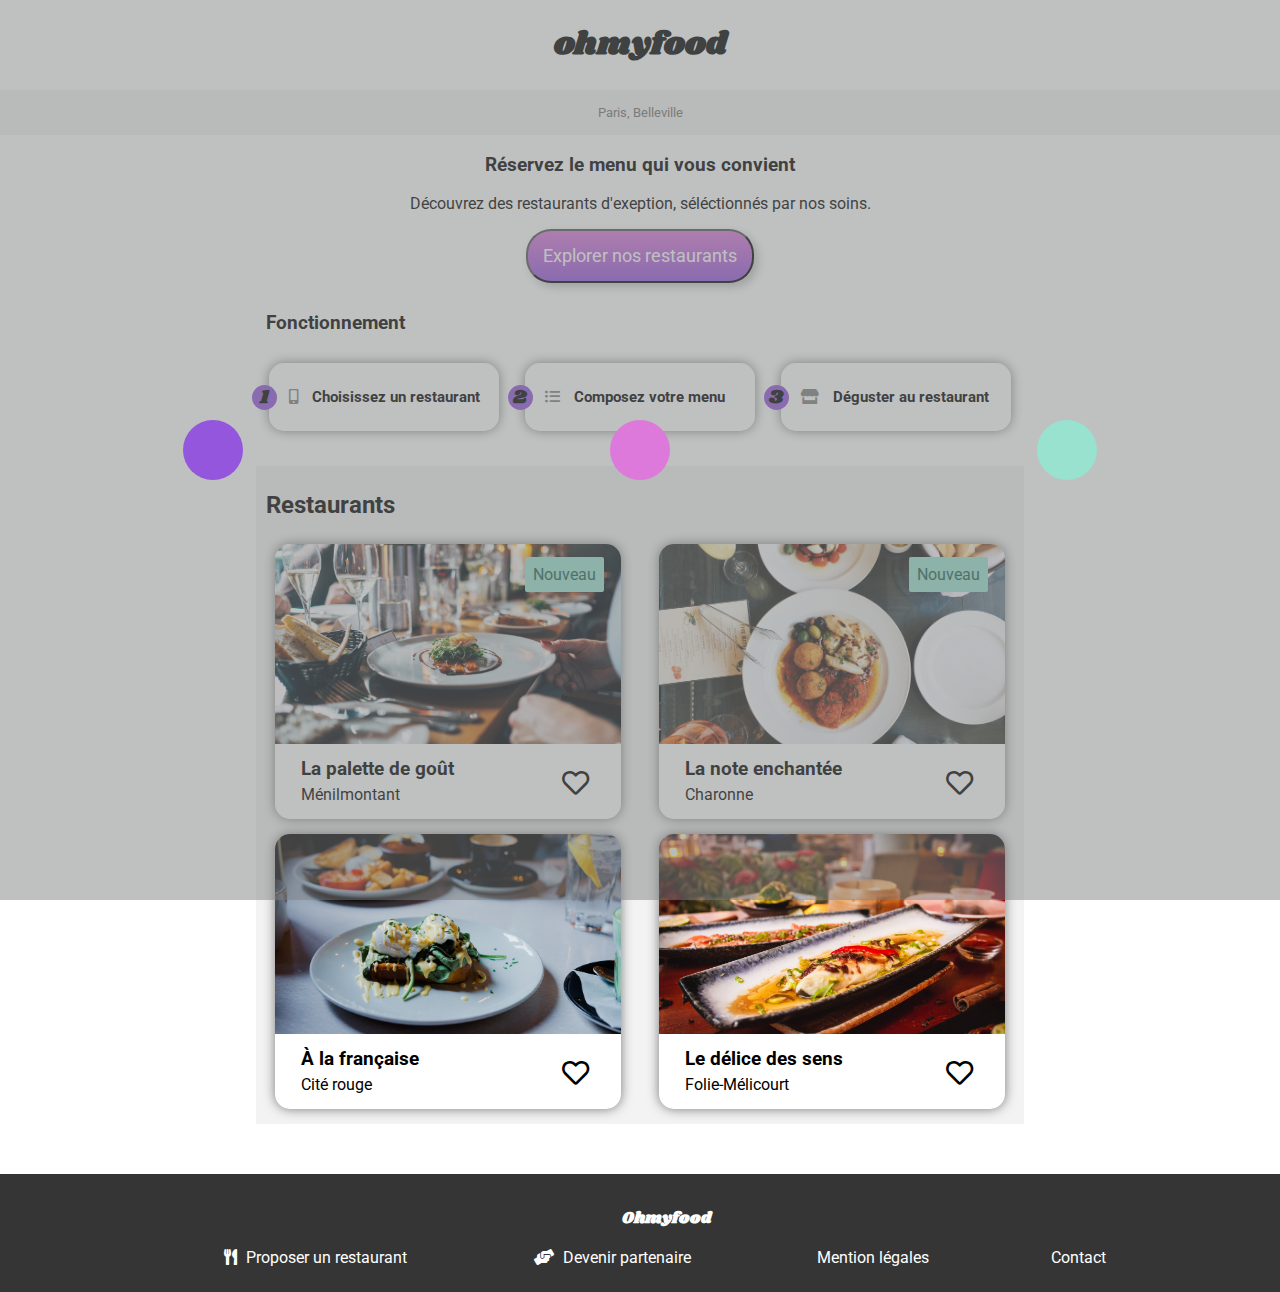
<file: index.html>
<!DOCTYPE html>
<html lang="fr">

<head>
    <meta charset="UTF-8">
    <meta http-equiv="X-UA-Compatible" content="IE=edge">
    <meta name="viewport" content="width=device-width, initial-scale=1.0">
    <link rel="stylesheet" type="text/css"
        href="https://cdnjs.cloudflare.com/ajax/libs/font-awesome/5.15.1/css/all.min.css">
    <link rel="stylesheet" href="index.css">
    <link rel="preconnect" href="https://fonts.gstatic.com">
    <link href="https://fonts.googleapis.com/css2?family=Roboto:wght@400;700&family=Shrikhand&display=swap"
        rel="stylesheet">
    <title>Ohmyfood</title>
</head>

<body>
    <div class="container">
        <!--Loader-->
        <div class="loader">
            <div class="animation"></div>
            <div class="animation1"></div>
            <div class="animation2"></div>
        </div>
        <!--Loader-->
        <section class="header">
            <h1 class="titre">ohmyfood</h1>
        </section>
        <div class="search">
            <input type="text" placeholder="Paris, Belleville">
        </div>
        <section class="slogan">
            <h3>
                Réservez le menu qui vous convient
            </h3>
            <p>
                Découvrez des restaurants d'exeption, séléctionnés par nos soins.
            </p>
            <button class="explore">Explorer nos restaurants</button>
        </section>

        <section class="operation">
            <h3>Fonctionnement</h3>
            <div class="op-cards">
                <div class="op-card">
                    <h2 class="op-number">1</h2>
                    <h3 class="op-text"><i class="fas fa-mobile-alt grey"></i> Choisissez un restaurant</h3>
                </div>
                <div class="op-card">
                    <h2 class="op-number">2</h2>
                    <h3 class="op-text"><i class="fas fa-list-ul grey"></i> Composez votre menu</h3>
                </div>
                <div class="op-card">
                    <h2 class="op-number">3</h2>
                    <h3 class="op-text"><i class="fas fa-store grey"></i> Déguster au restaurant</h3>
                </div>
            </div>
        </section>
        <section class="restaurant">
            <h2>Restaurants</h2>
            <div class="rest-cards">
                <div class="rest-card">

                    <a href="./pages_web/lapalette.html" class="size">

                        <img src="./assets/restaurants/jay-wennington.jpg" alt="palette">
                        <div class="new">
                            Nouveau
                        </div>
                        <div class="rest-text">
                            <div class="rest-title">
                                <h3 class="marge">La palette de goût</h3>
                                <p>Ménilmontant</p>
                            </div>
                            <div class="icone">
                                <i class="far fa-heart display-hover "></i>
                                <i class="fas fa-heart color-hover"></i>
                            </div>
                        </div>
                    </a>
                </div>
                <div class="rest-card">
                    <a href="./pages_web/lanoteenchantee.html">
                        <img src="./assets/restaurants/stil.jpg" alt="palette">
                        <div class="new">
                            Nouveau
                        </div>
                        <div class="rest-text">
                            <div class="rest-title">
                                <h3 class="marge">La note enchantée</h3>
                                <p>Charonne</p>
                            </div>
                            <div class="icone">
                                <i class="far fa-heart display-hover "></i>
                                <i class="fas fa-heart color-hover"></i>
                            </div>
                        </div>
                    </a>
                </div>
                <div class="rest-card">
                    <a href="./pages_web/alafrancaise.html">
                        <img src="./assets/restaurants/toa-heftiba.jpg" alt="palette">
                        <div class="rest-text">
                            <div class="rest-title">
                                <h3 class="marge">À la française</h3>
                                <p>Cité rouge</p>
                            </div>
                            <div class="icone">
                                <i class="far fa-heart display-hover "></i>
                                <i class="fas fa-heart color-hover"></i>
                            </div>
                        </div>
                    </a>
                </div>
                <div class="rest-card">
                    <a href="./pages_web/delice.html">
                        <img src="./assets/restaurants/louis-hansel-shotsoflouis.jpg" alt="palette">
                        <div class="rest-text">
                            <div class="rest-title">
                                <h3 class="marge">Le délice des sens</h3>
                                <p>Folie-Mélicourt</p>
                            </div>
                            <div class="icone">
                                <i class="far fa-heart display-hover "></i>
                                <i class="fas fa-heart color-hover"></i>
                            </div>
                        </div>
                    </a>
                </div>
            </div>
        </section>
        <footer class="footer">
            <div class="footer-container">
                <h2 class="footer-titre">Ohmyfood</h2>
                <div class="footer-mention">
                    <div class="footer-logo">
                        <p><i class="fas fa-utensils"></i> Proposer un restaurant</p>
                    </div>
                    <div class="footer-logo">
                        <p><i class="fas fa-hands-helping"></i> Devenir partenaire</p>
                    </div>
                    <p>Mention légales</p>
                    <a href="mailto:Paul@Ohmyfood.com">Contact</a>
                </div>
            </div>
        </footer>
    </div>
</body>

</html>
</file>
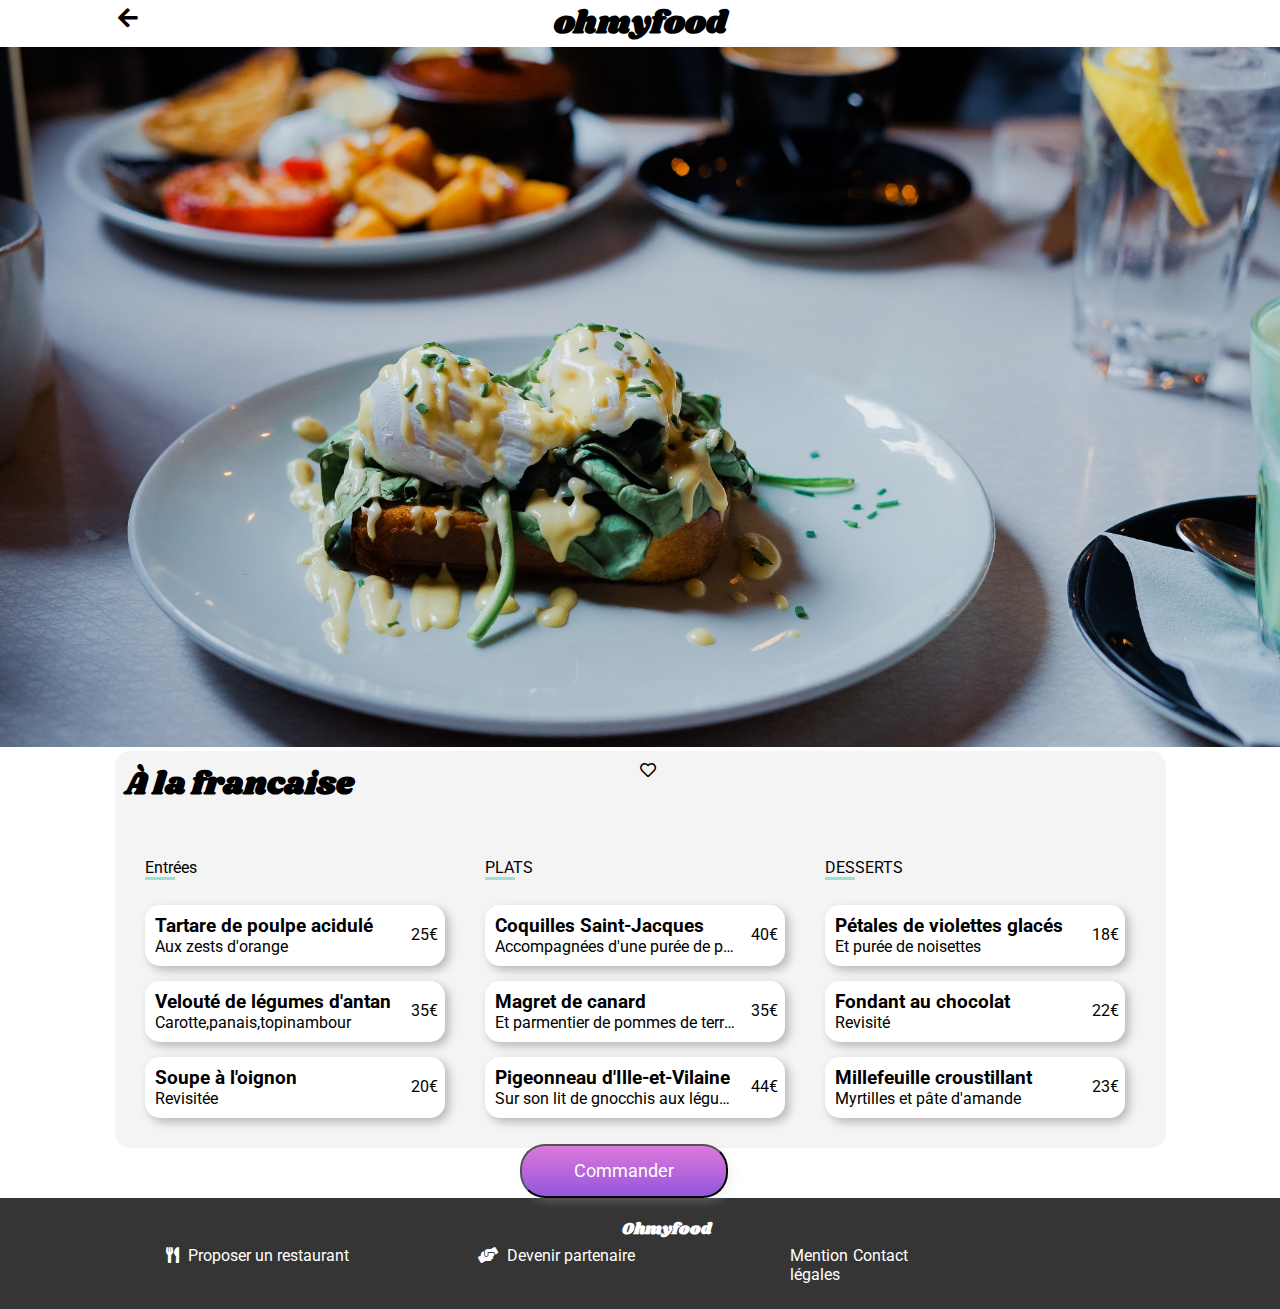
<file: pages_web/alafrancaise.html>
<!DOCTYPE html>
<html lang="fr">

<head>
    <meta charset="UTF-8">
    <meta http-equiv="X-UA-Compatible" content="IE=edge">
    <meta name="viewport" content="width=device-width, initial-scale=1.0">
    <link rel="stylesheet" href="../assets/css/menu.css">
    <link rel="preconnect" href="https://fonts.gstatic.com">
    <link href="https://fonts.googleapis.com/css2?family=Roboto:wght@400;700&family=Shrikhand&display=swap"
        rel="stylesheet">
    <link rel="stylesheet" type="text/css"
        href="https://cdnjs.cloudflare.com/ajax/libs/font-awesome/5.15.1/css/all.min.css">
    <title>À la Française</title>
</head>

<body>
    <div class="container">
    <section class="header">
        <a href="../index.html"><i class="fas fa-arrow-left"></i></a>
        <h1 class="titre">  ohmyfood</h1>
    </section>
    <div class="img-restau">
        <img src="../assets/restaurants/toa-heftiba.jpg" alt="A la Française">
    </div>
    <section class="restau-container">
        <div class="restau">
            <h1>À la francaise </h1>
            <div>
                <i class="far fa-heart"></i>
            </div>
        </div>
        <div class="name-container">
        <section class="entree">
            <div class="title">Entrées</div>
            <div class="choice">
                <div class="plate-name">
                    <h3 class="overflow-ellipsis">Tartare de poulpe acidulé</h3>
                    <p class="overflow-ellipsis" >Aux zests d'orange</p>
                </div>
                <div class="price">
                    <p class="euro">25€</p>
                </div>
                <div class="over-anim">
                    <i class="fas fa-check-circle fa-circle-anim"></i>
                </div>
            </div>
            <div class="choice">
                <div class="plate-name">
                    <h3 class="overflow-ellipsis">Velouté de légumes d'antan</h3>
                    <p class="overflow-ellipsis">Carotte,panais,topinambour</p>
                </div>
                <div class="price">
                    <p class="euro">35€</p>
                </div>
                <div class="over-anim">
                    <i class="fas fa-check-circle fa-circle-anim"></i>
                </div>
            </div>
            <div class="choice">
                <div class="plate-name">
                    <h3 class="overflow-ellipsis">Soupe à l'oignon</h3>
                    <p class="overflow-ellipsis">Revisitée</p>
                </div>
                <div class="price">
                    <p class="euro">20€</p>
                </div>
                <div class="over-anim">
                    <i class="fas fa-check-circle fa-circle-anim"></i>
                </div>
            </div>
        </section>
        <section class="Plat">
            <div class="title">PLATS</div>
            <div class="choice">
                <div class="plate-name">
                    <h3 class="overflow-ellipsis">Coquilles Saint-Jacques</h3>
                    <p class="overflow-ellipsis">Accompagnées d'une purée de panais</p>
                </div>
                <div class="price">
                    <p class="euro">40€</p>
                </div>
                <div class="over-anim">
                    <i class="fas fa-check-circle fa-circle-anim"></i>
                </div>
            </div>
            <div class="choice">
                <div class="plate-name">
                    <h3 class="overflow-ellipsis">Magret de canard</h3>
                    <p class="overflow-ellipsis">Et parmentier de pommes de terres</p>
                </div>
                <div class="price">
                    <p class="euro">35€</p>
                </div>
                <div class="over-anim">
                    <i class="fas fa-check-circle fa-circle-anim"></i>
                </div>
            </div>
            <div class="choice">
                <div class="plate-name">
                    <h3 class="overflow-ellipsis">Pigeonneau d'Ille-et-Vilaine</h3>
                    <p class="overflow-ellipsis">Sur son lit de gnocchis aux légumes</p>
                </div>
                <div class="price">
                    <p class="euro">44€</p>
                </div>
                <div class="over-anim">
                    <i class="fas fa-check-circle fa-circle-anim"></i>
                </div>
            </div>
        </section>
        <section class="dessert">
            <div class="title">DESSERTS</div>
                <div class="choice">
                    <div class="plate-name">
                        <h3 class="overflow-ellipsis">Pétales de violettes glacés</h3>
                        <p class="overflow-ellipsis">Et purée de noisettes</p>
                    </div>
                    <div class="price">
                        <p class="euro">18€</p>
                    </div>
                    <div class="over-anim">
                        <i class="fas fa-check-circle fa-circle-anim"></i>
                    </div>
                </div>
            <div class="choice">
                <div class="plate-name">
                    <h3 class="overflow-ellipsis">Fondant au chocolat</h3>
                    <p class="overflow-ellipsis">Revisité</p>
                </div>
                <div class="price">
                    <p class="euro">22€</p>
                </div>
                <div class="over-anim">
                    <i class="fas fa-check-circle fa-circle-anim"></i>
                </div>
            </div>
            <div class="choice">
                <div class="plate-name">
                    <h3 class="overflow-ellipsis">Millefeuille croustillant</h3>
                    <p class="overflow-ellipsis">Myrtilles et pâte d'amande</p>
                </div>
                <div class="price">
                    <p class="euro">23€</p>
                </div>
                <div class="over-anim">
                    <i class="fas fa-check-circle fa-circle-anim"></i>
                </div>
            </div>
            <div class="bouton">
                <button class="explore">Commander</button>
                </div>
        </section>
    </div>
    </section>
</div>
    <footer class="footer">
        <div class="footer-container">
        <h2 class="footer-titre">Ohmyfood</h2>
        <div class="footer-mention">
            <div class="footer-logo">
                <p><i class="fas fa-utensils"></i> Proposer un restaurant</p>
            </div>
            <div class="footer-logo">
                <p><i class="fas fa-hands-helping"></i> Devenir partenaire</p>
            </div>
            <p>Mention légales</p>
            <a href="mailto:Paul@Ohmyfood.com">Contact</a>
        </div>
    </div>
    </footer>
</body>
</html>
</file>
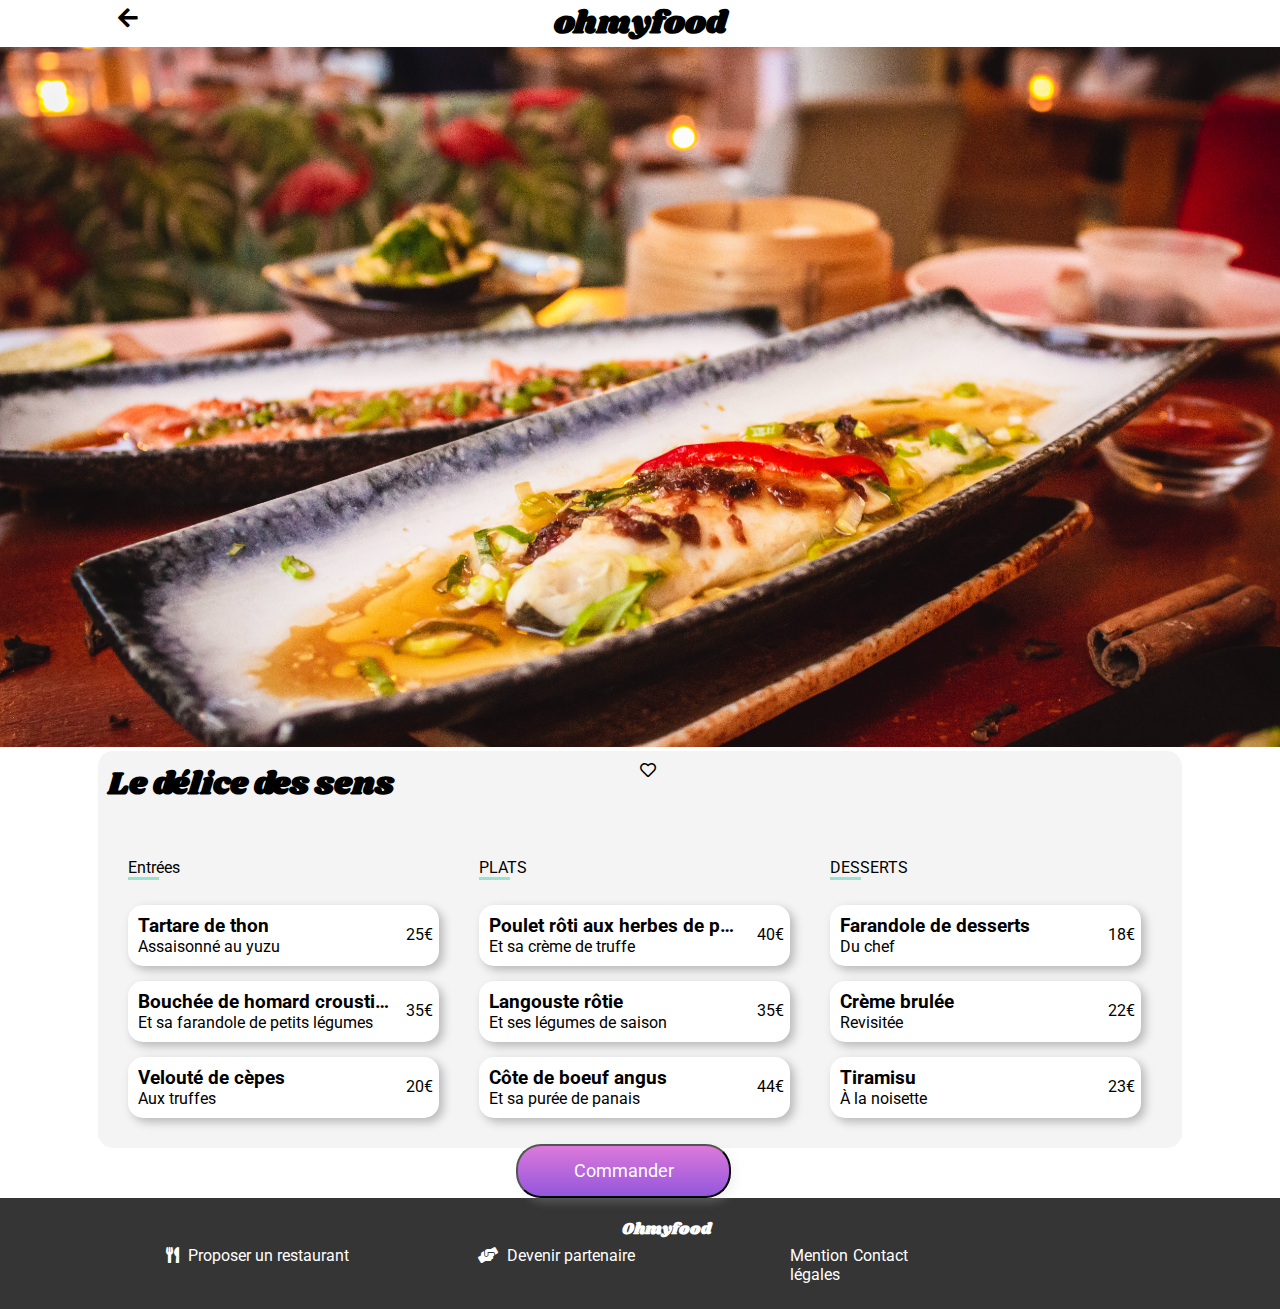
<file: pages_web/delice.html>
<!DOCTYPE html>
<html lang="fr">

<head>
    <meta charset="UTF-8">
    <meta http-equiv="X-UA-Compatible" content="IE=edge">
    <meta name="viewport" content="width=device-width, initial-scale=1.0">
    <link rel="stylesheet" href="../assets/css/menu.css">
    <link rel="preconnect" href="https://fonts.gstatic.com">
    <link href="https://fonts.googleapis.com/css2?family=Roboto:wght@400;700&family=Shrikhand&display=swap"
        rel="stylesheet">
    <link rel="stylesheet" type="text/css"
        href="https://cdnjs.cloudflare.com/ajax/libs/font-awesome/5.15.1/css/all.min.css">
    <title>Le délice des sens</title>
</head>

<body>
    <div class="container">
    <section class="header">
        <a href="../index.html"><i class="fas fa-arrow-left"></i></a>
        <h1 class="titre">ohmyfood</h1>
    </section>
    <div class="img-restau">
        <img src="../assets/restaurants/louis-hansel-shotsoflouis.jpg" alt="Le délice des sens">
    </div>
    <section class="restau-container">
        <div class="restau">
            <h1>Le délice des sens</h1>
            <div>
                <i class="far fa-heart"></i>
            </div>
        </div>
        <div class="name-container">
        <section class="entree">
            <div class="title">Entrées</div>
            <div class="choice">
                <div class="plate-name">
                    <h3 class="overflow-ellipsis">Tartare de thon</h3>
                    <p class="overflow-ellipsis">Assaisonné au yuzu</p>
                </div>
                <div class="price">
                    <p class="euro">25€</p>
                </div>
                <div class="over-anim">
                    <i class="fas fa-check-circle fa-circle-anim"></i>
                </div>
            </div>
            <div class="choice">
                <div class="plate-name">
                    <h3 class="overflow-ellipsis">Bouchée de homard croustillant</h3>
                    <p class="overflow-ellipsis">Et sa farandole de petits légumes</p>
                </div>
                <div class="price">
                    <p class="euro">35€</p>
                </div>
                <div class="over-anim">
                    <i class="fas fa-check-circle fa-circle-anim"></i>
                </div>
            </div>
            <div class="choice">
                <div class="plate-name">
                    <h3 class="overflow-ellipsis">Velouté de cèpes</h3>
                    <p class="overflow-ellipsis">Aux truffes</p>
                </div>
                <div class="price">
                    <p class="euro">20€</p>
                </div>
                <div class="over-anim">
                    <i class="fas fa-check-circle fa-circle-anim"></i>
                </div>
            </div>
        </section>
        <section class="Plat">
            <div class="title">PLATS</div>
            <div class="choice">
                <div class="plate-name">
                    <h3 class="overflow-ellipsis">Poulet rôti aux herbes de provence</h3>
                    <p class="overflow-ellipsis">Et sa crème de truffe</p>
                </div>
                <div class="price">
                    <p class="euro">40€</p>
                </div>
                <div class="over-anim">
                    <i class="fas fa-check-circle fa-circle-anim"></i>
                </div>
            </div>
            <div class="choice">
                <div class="plate-name">
                    <h3 class="overflow-ellipsis">Langouste rôtie</h3>
                    <p class="overflow-ellipsis">Et ses légumes de saison</p>
                </div>
                <div class="price">
                    <p class="euro">35€</p>
                </div>
                <div class="over-anim">
                    <i class="fas fa-check-circle fa-circle-anim"></i>
                </div>
            </div>
            <div class="choice">
                <div class="plate-name">
                    <h3 class="overflow-ellipsis">Côte de boeuf angus</h3>
                    <p class="overflow-ellipsis">Et sa purée de panais</p>
                </div>
                <div class="price">
                    <p class="euro">44€</p>
                </div>
                <div class="over-anim">
                    <i class="fas fa-check-circle fa-circle-anim"></i>
                </div>
            </div>
        </section>
        <section class="dessert">
            <div class="title">DESSERTS</div>
            <div class="choice">
                <div class="plate-name">
                    <h3 class="overflow-ellipsis">Farandole de desserts</h3>
                    <p class="overflow-ellipsis">Du chef</p>
                </div>
                <div class="price">
                    <p class="euro">18€</p>
                </div>
                <div class="over-anim">
                    <i class="fas fa-check-circle fa-circle-anim"></i>
                </div>
            </div>
            <div class="choice">
                <div class="plate-name">
                    <h3 class="overflow-ellipsis">Crème brulée</h3>
                    <p class="overflow-ellipsis">Revisitée</p>
                </div>
                <div class="price">
                    <p class="euro">22€</p>
                </div>
                <div class="over-anim">
                    <i class="fas fa-check-circle fa-circle-anim"></i>
                </div>
            </div>
            <div class="choice">
                <div class="plate-name">
                    <h3 class="overflow-ellipsis">Tiramisu</h3>
                    <p class="overflow-ellipsis">À la noisette</p>
                </div>
                <div class="price">
                    <p class="euro">23€</p>
                </div>
                <div class="over-anim">
                    <i class="fas fa-check-circle fa-circle-anim"></i>
                </div>
            </div>
            <div class="bouton">
                <button class="explore">Commander</button>
                </div>
        </section>
    </div>
    </section>
</div>
    <footer class="footer">
        <div class="footer-container">
        <h2 class="footer-titre">Ohmyfood</h2>
        <div class="footer-mention">
            <div class="footer-logo">
                <p><i class="fas fa-utensils"></i> Proposer un restaurant</p>
            </div>
            <div class="footer-logo">
                <p><i class="fas fa-hands-helping"></i> Devenir partenaire</p>
            </div>
            <p>Mention légales</p>
            <a href="mailto:Paul@Ohmyfood.com">Contact</a>
        </div>
    </div>
    </footer>

</body>

</html>
</file>
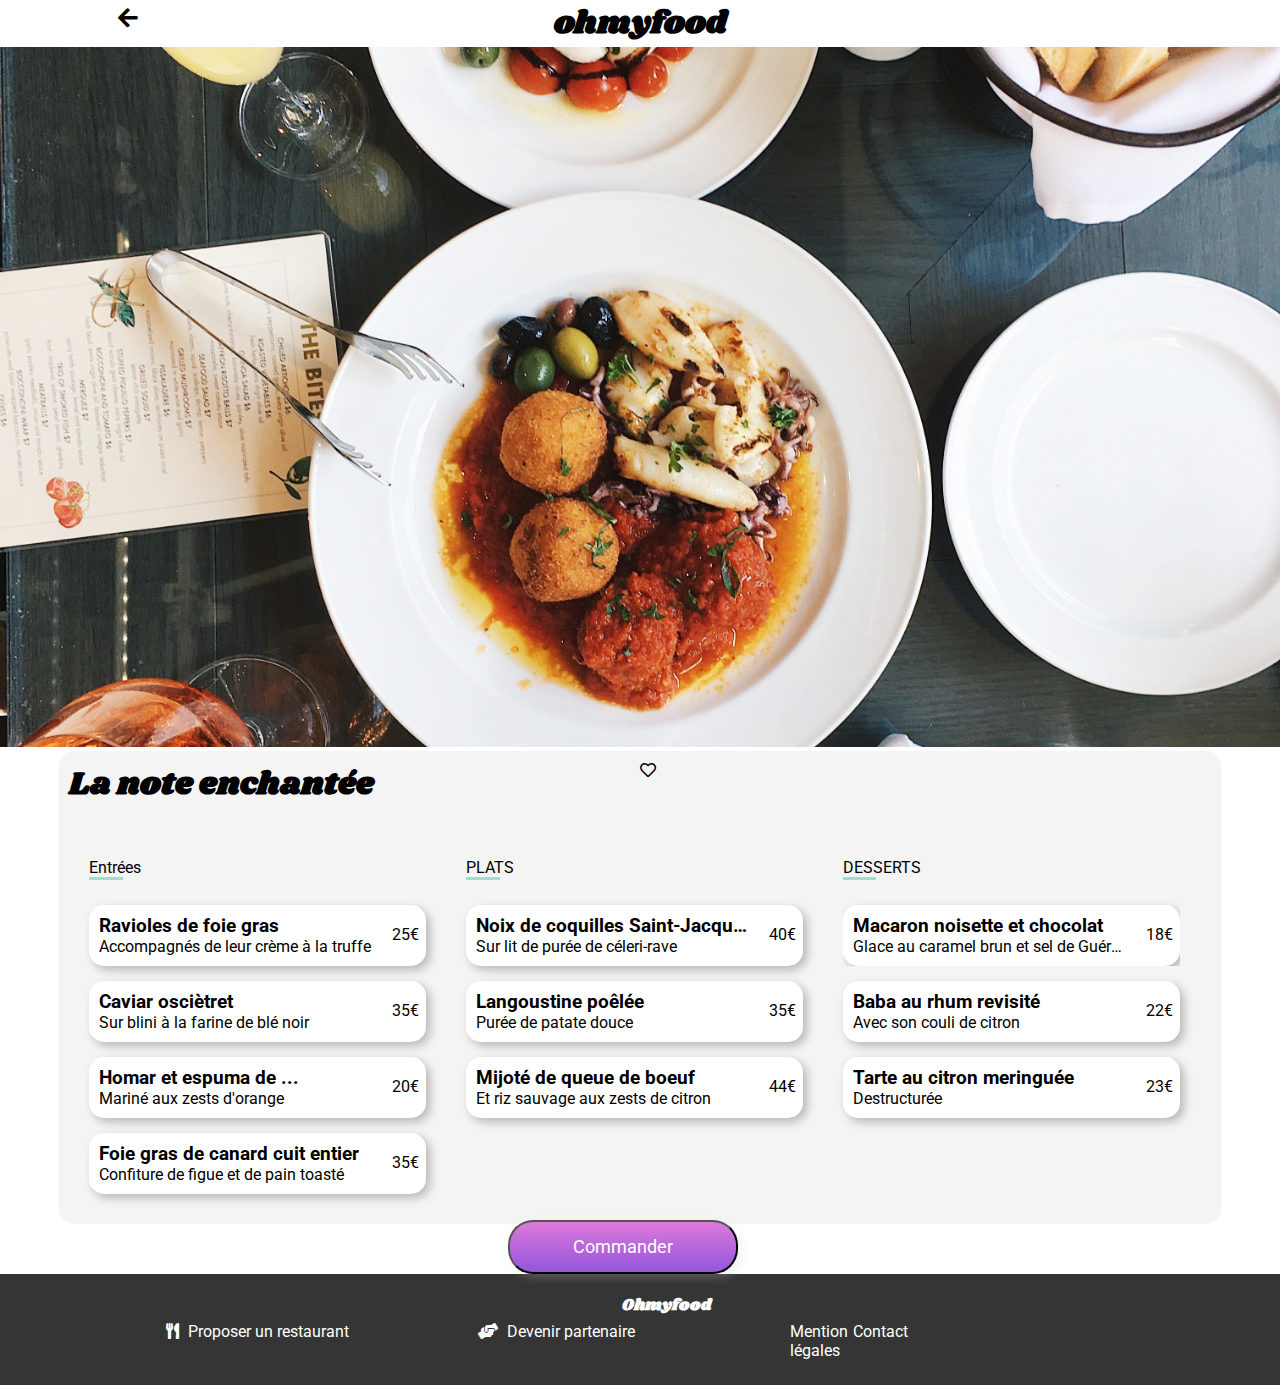
<file: pages_web/lanoteenchantee.html>
<!DOCTYPE html>
<html lang="fr">

<head>
    <meta charset="UTF-8">
    <meta http-equiv="X-UA-Compatible" content="IE=edge">
    <meta name="viewport" content="width=device-width, initial-scale=1.0">
    <link rel="stylesheet" href="../assets/css/menu.css">
    <link rel="preconnect" href="https://fonts.gstatic.com">
    <link href="https://fonts.googleapis.com/css2?family=Roboto:wght@400;700&family=Shrikhand&display=swap"
        rel="stylesheet">
    <link rel="stylesheet" type="text/css"
        href="https://cdnjs.cloudflare.com/ajax/libs/font-awesome/5.15.1/css/all.min.css">
    <title>La note enchantée</title>
</head>

<body>
    <div class="container">
        <section class="header">
            <a href="../index.html"><i class="fas fa-arrow-left"></i></a>
            <h1 class="titre">ohmyfood</h1>
        </section>
        <div class="img-restau">
            <img src="../assets/restaurants/stil.jpg" alt="la note enchantée">
        </div>
        <section class="restau-container">
            <div class="restau">
                <h1>La note enchantée </h1>
                <div>
                    <i class="far fa-heart"></i>
                </div>
            </div>
            <div class="name-container">
            <section class="entree">
                <div class="title">Entrées</div>
                
                    <div class="choice">
                        <div class="plate-name">
                            <h3 class="overflow-ellipsis">Ravioles de foie gras</h3>
                            <p class="overflow-ellipsis">Accompagnés de leur crème à la truffe</p>
                        </div>
                        <div class="price">
                            <p class="euro">25€</p>
                        </div>
                        <div class="over-anim">
                            <i class="fas fa-check-circle fa-circle-anim"></i>
                        </div>

                    </div>
                    <div class="choice">
                        <div class="plate-name">
                            <h3 class="overflow-ellipsis">Caviar osciètret</h3>
                            <p class="overflow-ellipsis">Sur blini à la farine de blé noir</p>
                        </div>
                        <div class="price">
                            <p class="euro">35€</p>
                        </div>
                        <div class="over-anim">
                            <i class="fas fa-check-circle fa-circle-anim"></i>
                        </div>
                    </div>
                    <div class="choice">
                        <div class="plate-name">
                            <h3 class="overflow-ellipsis">Homar et espuma de ...</h3>
                            <p class="overflow-ellipsis">Mariné aux zests d'orange</p>
                        </div>
                        <div class="price">
                            <p class="euro">20€</p>
                        </div>
                        <div class="over-anim">
                            <i class="fas fa-check-circle fa-circle-anim"></i>
                        </div>
                    </div>
                    <div class="choice">
                        <div class="plate-name">
                            <h3 class="overflow-ellipsis">Foie gras de canard cuit entier</h3>
                            <p class="overflow-ellipsis">Confiture de figue et de pain toasté</p>
                        </div>
                        <div class="price">
                            <p class="euro">35€</p>
                        </div>
                        <div class="over-anim">
                            <i class="fas fa-check-circle fa-circle-anim"></i>
                        </div>
                    </div>
            </section>
            <section class="Plat">
                <div class="title">PLATS</div>
                <div class="choice">
                    <div class="plate-name">
                        <h3 class="overflow-ellipsis">Noix de coquilles Saint-Jacques</h3>
                        <p class="overflow-ellipsis">Sur lit de purée de céleri-rave</p>
                    </div>
                    <div class="price">
                        <p class="euro">40€</p>
                    </div>
                    <div class="over-anim">
                        <i class="fas fa-check-circle fa-circle-anim"></i>
                    </div>
                </div>
                <div class="choice">
                    <div class="plate-name">
                        <h3 class="overflow-ellipsis">Langoustine poêlée</h3>
                        <p class="overflow-ellipsis">Purée de patate douce</p>
                    </div>
                    <div class="price">
                        <p class="euro">35€</p>
                    </div>
                    <div class="over-anim">
                        <i class="fas fa-check-circle fa-circle-anim"></i>
                    </div>
                </div>
                <div class="choice">
                    <div class="plate-name">
                        <h3 class="overflow-ellipsis">Mijoté de queue de boeuf</h3>
                        <p class="overflow-ellipsis">Et riz sauvage aux zests de citron</p>
                    </div>
                    <div class="price">
                        <p class="euro">44€</p>
                    </div>
                    <div class="over-anim">
                        <i class="fas fa-check-circle fa-circle-anim"></i>
                    </div>
                </div>
            </section>
            <section class="dessert">
                <div class="title">DESSERTS</div>
                <div class="anim-container">
                    <div class="choice">
                        <div class="plate-name">
                            <h3 class="overflow-ellipsis">Macaron noisette et chocolat </h3>
                            <p class="overflow-ellipsis">Glace au caramel brun et sel de Guérande</p>
                        </div>
                        <div class="price">
                            <p class="euro">18€</p>
                        </div>
                        <div class="over-anim">
                            <i class="fas fa-check-circle fa-circle-anim"></i>
                        </div>
                    </div>
                </div>
                <div class="choice">
                    <div class="plate-name">
                        <h3 class="overflow-ellipsis">Baba au rhum revisité</h3>
                        <p class="overflow-ellipsis">Avec son couli de citron</p>
                    </div>
                    <div class="price">
                        <p class="euro">22€</p>
                    </div>
                    <div class="over-anim">
                        <i class="fas fa-check-circle fa-circle-anim"></i>
                    </div>
                </div>
                <div class="choice">
                    <div class="plate-name">
                        <h3 class="overflow-ellipsis">Tarte au citron meringuée</h3>
                        <p>Destructurée</p>
                    </div>
                    <div class="price">
                        <p class="euro">23€</p>
                    </div>
                    <div class="over-anim">
                        <i class="fas fa-check-circle fa-circle-anim"></i>
                    </div>
                </div>
                <div class="bouton">
                <button class="explore">Commander</button>
                </div>
            </section>
        
    </div>
    </section>
    </div>
    <footer class="footer">
        <div class="footer-container">
            <h2 class="footer-titre">Ohmyfood</h2>
            <div class="footer-mention">
                <div class="footer-logo">
                    <p><i class="fas fa-utensils"></i> Proposer un restaurant</p>
                </div>
                <div class="footer-logo">
                    <p><i class="fas fa-hands-helping"></i> Devenir partenaire</p>
                </div>
                <p>Mention légales</p>
                <a href="mailto:Paul@Ohmyfood.com">Contact</a>
            </div>
        </div>
    </footer>

</body>

</html>
</file>
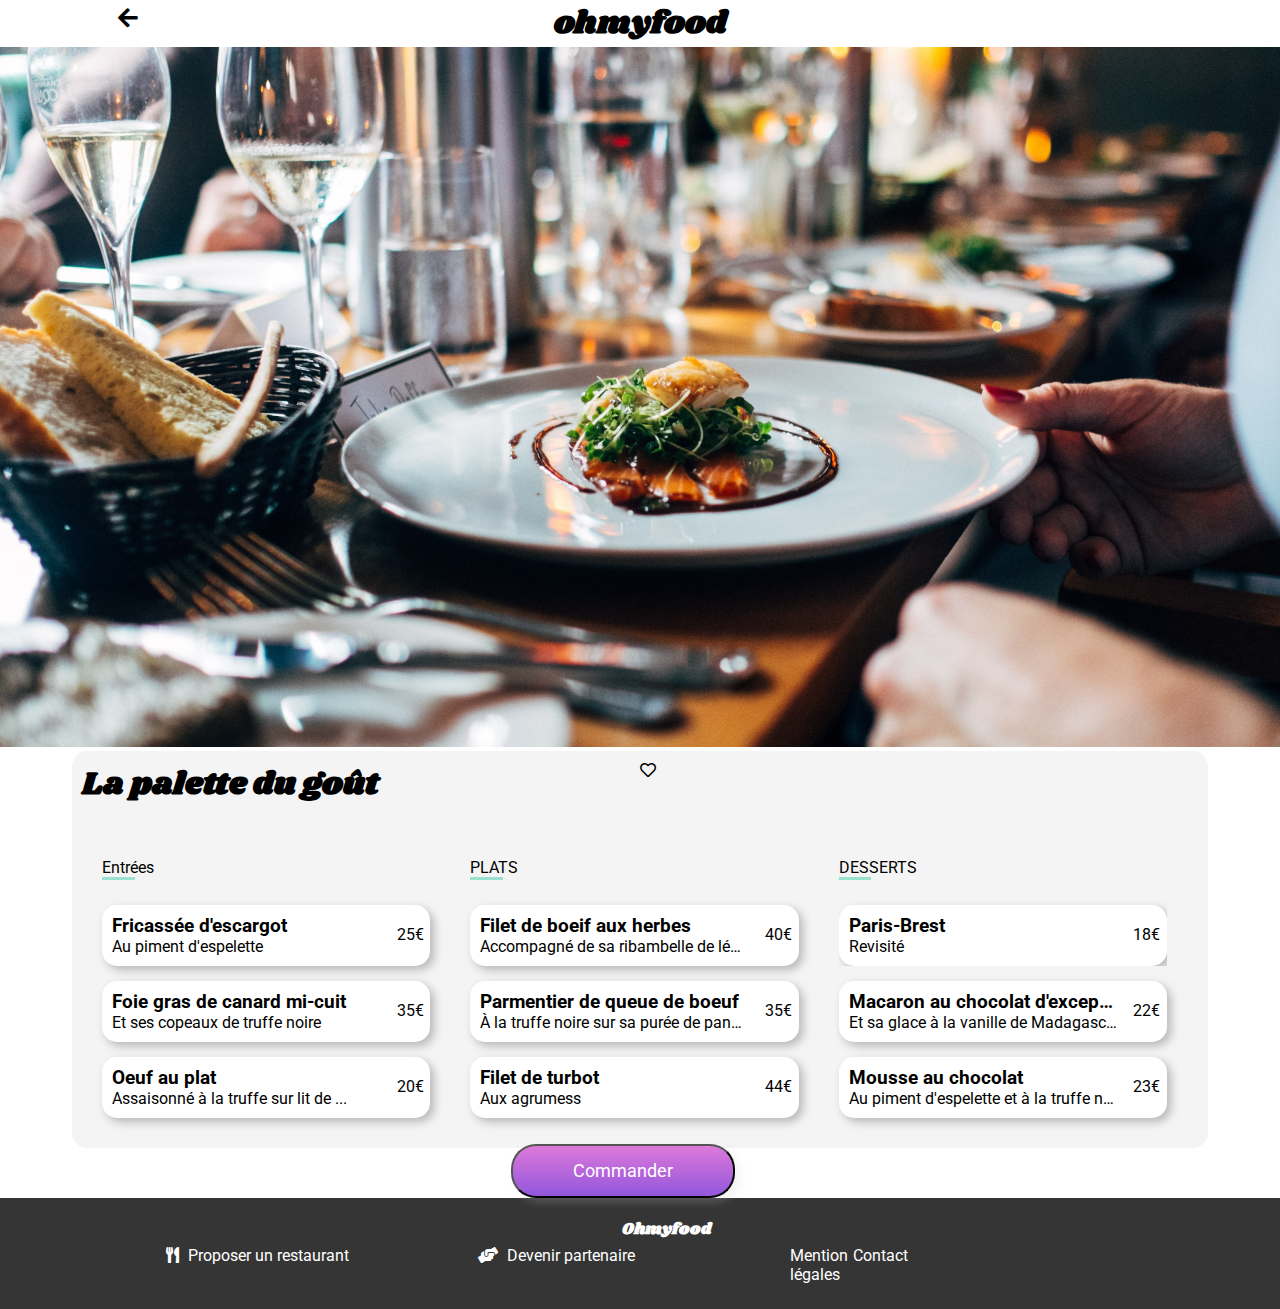
<file: pages_web/lapalette.html>
<!DOCTYPE html>
<html lang="fr">

<head>
    <meta charset="UTF-8">
    <meta http-equiv="X-UA-Compatible" content="IE=edge">
    <meta name="viewport" content="width=device-width, initial-scale=1.0">
    <link rel="stylesheet" href="../assets/css/menu.css">
    <link rel="preconnect" href="https://fonts.gstatic.com">
    <link href="https://fonts.googleapis.com/css2?family=Roboto:wght@400;700&family=Shrikhand&display=swap"
        rel="stylesheet">
    <link rel="stylesheet" type="text/css"
        href="https://cdnjs.cloudflare.com/ajax/libs/font-awesome/5.15.1/css/all.min.css">
    <title>La palette du goût</title>
</head>

<body>
    <div class="container">
        <section class="header">
            <a href="../index.html"><i class="fas fa-arrow-left"></i></a>
            <h1 class="titre">ohmyfood</h1>
        </section>
        <div class="img-restau">
            <img src="../assets/restaurants/jay-wennington.jpg" alt="la palette du goût">
        </div>
        <section class="restau-container">
            <div class="restau">
                <h1>La palette du goût </h1>
                <div>
                    <i class="far fa-heart"></i>
                </div>
            </div>
            <div class="name-container">
            <section class="entree">
                <div class="title">Entrées</div>
                
                    <div class="choice">
                        <div class="plate-name">
                            <h3 class="overflow-ellipsis">Fricassée d'escargot</h3>
                            <p class="overflow-ellipsis">Au piment d'espelette</p>
                        </div>
                        <div class="price">
                            <p class="euro">25€</p>
                        </div>
                        <div class="over-anim">
                            <i class="fas fa-check-circle fa-circle-anim"></i>
                        </div>

                    </div>
                    <div class="choice">
                        <div class="plate-name">
                            <h3 class="overflow-ellipsis">Foie gras de canard mi-cuit</h3>
                            <p class="overflow-ellipsis">Et ses copeaux de truffe noire</p>
                        </div>
                        <div class="price">
                            <p class="euro">35€</p>
                        </div>
                        <div class="over-anim">
                            <i class="fas fa-check-circle fa-circle-anim"></i>
                        </div>
                    </div>
                    <div class="choice">
                        <div class="plate-name">
                            <h3 class="overflow-ellipsis">Oeuf au plat </h3>
                            <p class="overflow-ellipsis">Assaisonné à la truffe sur lit de ...</p>
                        </div>
                        <div class="price">
                            <p class="euro">20€</p>
                        </div>
                        <div class="over-anim">
                            <i class="fas fa-check-circle fa-circle-anim"></i>
                        </div>
                    </div>
            </section>
            <section class="Plat">
                <div class="title">PLATS</div>
                <div class="choice">
                    <div class="plate-name">
                        <h3 class="overflow-ellipsis">Filet de boeif aux herbes</h3>
                        <p class="overflow-ellipsis">Accompagné de sa ribambelle de légumes</p>
                    </div>
                    <div class="price">
                        <p class="euro">40€</p>
                    </div>
                    <div class="over-anim">
                        <i class="fas fa-check-circle fa-circle-anim"></i>
                    </div>
                </div>
                <div class="choice">
                    <div class="plate-name">
                        <h3 class="overflow-ellipsis">Parmentier de queue de boeuf</h3>
                        <p class="overflow-ellipsis">À la truffe noire sur sa purée de panais</p>
                    </div>
                    <div class="price">
                        <p class="euro">35€</p>
                    </div>
                    <div class="over-anim">
                        <i class="fas fa-check-circle fa-circle-anim"></i>
                    </div>
                </div>
                <div class="choice">
                    <div class="plate-name">
                        <h3 class="overflow-ellipsis">Filet de turbot</h3>
                        <p class="overflow-ellipsis">Aux agrumess</p>
                    </div>
                    <div class="price">
                        <p class="euro">44€</p>
                    </div>
                    <div class="over-anim">
                        <i class="fas fa-check-circle fa-circle-anim"></i>
                    </div>
                </div>
            </section>
            <section class="dessert">
                <div class="title">DESSERTS</div>
                <div class="anim-container">
                    <div class="choice">
                        <div class="plate-name">
                            <h3 class="overflow-ellipsis">Paris-Brest </h3>
                            <p class="overflow-ellipsis">Revisité</p>
                        </div>
                        <div class="price">
                            <p class="euro">18€</p>
                        </div>
                        <div class="over-anim">
                            <i class="fas fa-check-circle fa-circle-anim"></i>
                        </div>
                    </div>
                </div>
                <div class="choice">
                    <div class="plate-name">
                        <h3 class="overflow-ellipsis">Macaron au chocolat d'exception</h3>
                        <p class="overflow-ellipsis">Et sa glace à la vanille de Madagascar</p>
                    </div>
                    <div class="price">
                        <p class="euro">22€</p>
                    </div>
                    <div class="over-anim">
                        <i class="fas fa-check-circle fa-circle-anim"></i>
                    </div>
                </div>
                <div class="choice">
                    <div class="plate-name">
                        <h3 class="overflow-ellipsis">Mousse au chocolat</h3>
                        <p class="overflow-ellipsis">Au piment d'espelette et à la truffe noire</p>
                    </div>
                    <div class="price">
                        <p class="euro">23€</p>
                    </div>
                    <div class="over-anim">
                        <i class="fas fa-check-circle fa-circle-anim"></i>
                    </div>
                </div>
                <div class="bouton">
                <button class="explore">Commander</button>
                </div>
            </section>
        
    </div>
    </section>
    </div>
    <footer class="footer">
        <div class="footer-container">
            <h2 class="footer-titre">Ohmyfood</h2>
            <div class="footer-mention">
                <div class="footer-logo">
                    <p><i class="fas fa-utensils"></i> Proposer un restaurant</p>
                </div>
                <div class="footer-logo">
                    <p><i class="fas fa-hands-helping"></i> Devenir partenaire</p>
                </div>
                <p>Mention légales</p>
                <a href="mailto:Paul@Ohmyfood.com">Contact</a>
            </div>
        </div>
    </footer>
</div>
    </footer>

</body>

</html>
</file>
<file: index.css>
/* variables*/
@-webkit-keyframes clignoter {
  0% {
    opacity: 1;
  }
  40% {
    opacity: 0;
  }
  100% {
    opacity: 1;
  }
}
@keyframes clignoter {
  0% {
    opacity: 1;
  }
  40% {
    opacity: 0;
  }
  100% {
    opacity: 1;
  }
}

@-webkit-keyframes circle {
  0% {
    opacity: 0;
  }
  100% {
    opacity: 1;
  }
}

@keyframes circle {
  0% {
    opacity: 0;
  }
  100% {
    opacity: 1;
  }
}

/*animation*/
@-webkit-keyframes loader-animation {
  0% {
    opacity: 0;
  }
  90% {
    opacity: 1;
  }
  100% {
    opacity: 0;
    visibility: hidden;
  }
}
@keyframes loader-animation {
  0% {
    opacity: 0;
  }
  90% {
    opacity: 1;
  }
  100% {
    opacity: 0;
    visibility: hidden;
  }
}

.loader {
  position: fixed;
  z-index: 100;
  top: 0;
  left: 0;
  bottom: 0;
  right: 0;
  background: rgba(127, 129, 129, 0.5);
  display: -webkit-box;
  display: -ms-flexbox;
  display: flex;
  -webkit-box-pack: center;
      -ms-flex-pack: center;
          justify-content: center;
  -webkit-box-align: center;
      -ms-flex-align: center;
          align-items: center;
  -ms-flex-pack: distribute;
      justify-content: space-around;
  -webkit-animation: loader-animation 3s forwards;
          animation: loader-animation 3s forwards;
}

.loader .animation {
  display: inline-block;
  border-radius: 100px;
  border: 30px solid;
  text-align: center;
  color: #9356dc;
}

.loader .animation1 {
  display: inline-block;
  border-radius: 100px;
  border: 30px solid;
  text-align: center;
  color: #dd79da;
  -webkit-animation: circle 2s forwards;
          animation: circle 2s forwards;
}

.loader .animation2 {
  display: inline-block;
  border-radius: 100px;
  border: 30px solid;
  text-align: center;
  color: #99e2d0;
  -webkit-animation: circle 3s forwards;
          animation: circle 3s forwards;
}

html,
body {
  margin: 0;
  padding: 0;
}

body * {
  -webkit-box-sizing: border-box;
          box-sizing: border-box;
  font-family: Roboto, sans-serif;
  cursor: pointer;
}

body * h1,
body * h2 {
  font-family: Shrikhand, sans-serif;
}

a:link {
  text-decoration: none;
  color: black;
}

.fa-heart:active {
  background-image: -webkit-gradient(linear, left bottom, left top, from(#9356dc), to(#dd79da));
  background-image: linear-gradient(0deg, #9356dc, #dd79da);
}

.fa-heart {
  font-size: 1.7em;
}

/*partie header */
.titre {
  text-align: center;
}

.search input {
  width: 100%;
  text-align: center;
  border: none;
  padding: 15px;
  background-color: #f3f3f3;
}

.slogan {
  width: 80%;
  margin: auto;
  text-align: center;
}

.slogan .slogan h3 {
  font-weight: 700;
  font-size: 1.6em;
  display: block;
  margin-left: auto;
  margin-right: auto;
  text-align: center;
  margin: 0;
  padding: 0;
}

.slogan p {
  display: block;
  margin-left: auto;
  margin-right: auto;
  text-align: center;
}

.explore {
  display: block;
  margin-left: auto;
  margin-right: auto;
  text-align: center;
  padding: 15px;
  width: 80%;
  border-radius: 25px;
  color: white;
  cursor: pointer;
  font-size: 1.1em;
  background-image: -webkit-gradient(linear, left bottom, left top, from(#9356dc), to(#dd79da));
  background-image: linear-gradient(0deg, #9356dc, #dd79da);
  -webkit-box-shadow: 0.25rem 0.25rem 10px rgba(0, 0, 0, 0.25);
          box-shadow: 0.25rem 0.25rem 10px rgba(0, 0, 0, 0.25);
  -webkit-transition-duration: 0.3s;
          transition-duration: 0.3s;
}

/* partie Fonctionnement*/
.operation h3 {
  padding: 10px;
}

.op-card {
  width: 80%;
  margin: auto;
  display: -webkit-box;
  display: -ms-flexbox;
  display: flex;
  border-radius: 15px;
  -webkit-box-shadow: 0px 0px 12px 0px rgba(0, 0, 0, 0.5);
          box-shadow: 0px 0px 12px 0px rgba(0, 0, 0, 0.5);
  margin-bottom: 15px;
  position: relative;
}

.op-card i {
  display: inline;
}

.op-card:active {
  background-color: #e7a2e5;
}

.op-card:active .grey {
  color: #9356dc;
}

.op-number {
  height: 25px;
  width: 25px;
  margin-left: -12px;
  display: -webkit-box;
  display: -ms-flexbox;
  display: flex;
  -webkit-box-align: center;
      -ms-flex-align: center;
          align-items: center;
  -webkit-box-pack: center;
      -ms-flex-pack: center;
          justify-content: center;
  border-radius: 50%;
  background-color: #9356dc;
  position: absolute;
  top: 5px;
  left: -5px;
}

.grey {
  color: gray;
  padding-left: 10px;
  padding-right: 10px;
}

/* partie restaurant */
.restaurant {
  background-color: #f3f3f3;
  display: -webkit-box;
  display: -ms-flexbox;
  display: flex;
  -webkit-box-orient: vertical;
  -webkit-box-direction: normal;
      -ms-flex-direction: column;
          flex-direction: column;
}

.restaurant h2 {
  padding: 5px 10px;
  font-family: Roboto, sans-serif;
}

.rest-card {
  display: -webkit-box;
  display: -ms-flexbox;
  display: flex;
  width: 90%;
  margin: auto;
  position: relative;
  border-radius: 15px;
  -webkit-box-shadow: 0px 0px 12px 0px rgba(0, 0, 0, 0.5);
          box-shadow: 0px 0px 12px 0px rgba(0, 0, 0, 0.5);
  background-color: #fff;
  margin-bottom: 15px;
}

.rest-card a {
  color: black;
  width: 100%;
}

.rest-card img {
  -o-object-fit: cover;
     object-fit: cover;
  height: 200px;
  border-radius: 15px 15px 0 0;
  width: 100%;
}

.new {
  background-color: #99e2d0;
  color: #1b6150;
  padding: .5rem;
  border-radius: .125rem;
  text-align: center;
  margin: 0;
  height: -webkit-fit-content;
  height: -moz-fit-content;
  height: fit-content;
  position: absolute;
  top: 5%;
  right: 5%;
  /* clignotement*/
  -webkit-animation-duration: 1s;
          animation-duration: 1s;
  -webkit-animation-name: clignoter;
          animation-name: clignoter;
  -webkit-animation-iteration-count: infinite;
          animation-iteration-count: infinite;
  -webkit-transition: none;
  transition: none;
}

.rest-text {
  width: 100%;
  display: -webkit-box;
  display: -ms-flexbox;
  display: flex;
  -webkit-box-align: center;
      -ms-flex-align: center;
          align-items: center;
  -ms-flex-pack: distribute;
      justify-content: space-around;
  padding: 10px;
  height: -webkit-fit-content;
  height: -moz-fit-content;
  height: fit-content;
}

.rest-text p {
  padding: 5px 0;
  margin: 0;
}

.rest-text .marge {
  margin: 0;
}

.rest-title {
  width: 70%;
}

.icone {
  position: relative;
  width: 10%;
}

.icone:hover .color-hover {
  opacity: 1;
}

.icone:hover .display-hover {
  opacity: 0;
}

.color-hover {
  position: absolute;
  left: 0;
  color: #9356dc;
  opacity: 0;
}

.display-hover {
  opacity: 1;
}

/* Footer*/
.footer {
  background-color: #353535;
  width: 100%;
  color: white;
  display: -webkit-box;
  display: -ms-flexbox;
  display: flex;
  -webkit-box-orient: vertical;
  -webkit-box-direction: normal;
      -ms-flex-direction: column;
          flex-direction: column;
  margin-top: 50px;
}

.footer-container {
  width: 80%;
  padding: 10px;
  margin: 0;
}

.footer-titre {
  padding: 10px;
  font-size: 1em;
}

.footer-logo {
  display: -webkit-box;
  display: -ms-flexbox;
  display: flex;
}

.footer-logo p {
  width: 80%;
}

.footer-logo i {
  display: inline;
  width: 10%;
  margin: 0;
  padding-right: 5px;
}

.footer-mention p {
  margin: 0;
  padding: 5px;
}

.footer-mention a {
  text-decoration: none;
  color: white;
}

/* partie responsive*/
@media screen and (min-width: 600px) and (max-width: 1024px) {
  .slogan {
    text-align: center;
  }
  .operation {
    width: 90%;
    margin: auto;
    display: -webkit-box;
    display: -ms-flexbox;
    display: flex;
    -webkit-box-pack: center;
        -ms-flex-pack: center;
            justify-content: center;
    -webkit-box-orient: vertical;
    -webkit-box-direction: normal;
        -ms-flex-direction: column;
            flex-direction: column;
  }
  .restaurant {
    width: 90%;
    margin: auto;
    display: -webkit-box;
    display: -ms-flexbox;
    display: flex;
    -webkit-box-pack: center;
        -ms-flex-pack: center;
            justify-content: center;
    -webkit-box-orient: vertical;
    -webkit-box-direction: normal;
        -ms-flex-direction: column;
            flex-direction: column;
  }
}

@media screen and (min-width: 1024px) {
  .slogan {
    text-align: center;
  }
  .explore {
    width: -webkit-fit-content;
    width: -moz-fit-content;
    width: fit-content;
  }
  .explore:hover {
    background-image: -webkit-gradient(linear, left bottom, left top, from(#9f60ec), to(#f58cf1));
    background-image: linear-gradient(0deg, #9f60ec, #f58cf1);
  }
  /*partie fonctionnement*/
  .operation {
    width: 60%;
    margin: auto;
  }
  .operation .op-card {
    width: 30%;
    position: relative;
    font-size: 0.8em;
  }
  .operation .op-card .op-number {
    position: absolute;
    top: 6px;
    left: -5px;
  }
  .op-cards {
    display: -webkit-box;
    display: -ms-flexbox;
    display: flex;
    margin: auto;
    -ms-flex-wrap: wrap;
        flex-wrap: wrap;
  }
  .op-card:hover {
    background-color: #e7a2e5;
  }
  .op-card:hover .grey {
    color: #9356dc;
  }
  /* partie restaurant*/
  .restaurant {
    width: 60%;
    margin: auto;
    margin-top: 20px;
  }
  .restaurant h2 {
    height: -webkit-fit-content;
    height: -moz-fit-content;
    height: fit-content;
  }
  .rest-card {
    display: -webkit-box;
    display: -ms-flexbox;
    display: flex;
    width: 45%;
    margin: auto;
    position: relative;
    border-radius: 15px;
    -webkit-box-shadow: 0px 0px 12px 0px rgba(0, 0, 0, 0.5);
            box-shadow: 0px 0px 12px 0px rgba(0, 0, 0, 0.5);
    background-color: #fff;
    margin-bottom: 15px;
  }
  .rest-card img {
    -o-object-fit: cover;
       object-fit: cover;
    border-radius: 15px 15px 0 0;
    width: 100%;
  }
  .rest-card a {
    color: black;
  }
  .rest-cards {
    display: -webkit-box;
    display: -ms-flexbox;
    display: flex;
    -ms-flex-wrap: wrap;
        flex-wrap: wrap;
  }
  .footer-titre {
    position: relative;
    left: 60%;
  }
  .footer-container {
    position: relative;
  }
  .footer-mention {
    display: -webkit-box;
    display: -ms-flexbox;
    display: flex;
    -webkit-box-orient: horizontal;
    -webkit-box-direction: normal;
        -ms-flex-direction: row;
            flex-direction: row;
    -ms-flex-pack: distribute;
        justify-content: space-around;
    position: relative;
    left: 15%;
  }
  .footer-mention a {
    position: relative;
    bottom: 5px;
  }
  .footer-mention p {
    width: -webkit-fit-content;
    width: -moz-fit-content;
    width: fit-content;
    position: relative;
    bottom: 10px;
  }
  .footer-logo p {
    width: -webkit-fit-content;
    width: -moz-fit-content;
    width: fit-content;
    position: relative;
    bottom: 10px;
  }
}
/*# sourceMappingURL=index.css.map */
</file>
<file: assets/css/menu.css>
@charset "UTF-8";
/* variables*/
@-webkit-keyframes slideup {
  from {
    -webkit-transform: translateY(200px);
            transform: translateY(200px);
    opacity: 0;
  }
  to {
    -webkit-transform: translateY(0);
            transform: translateY(0);
    opacity: 1;
  }
}
@keyframes slideup {
  from {
    -webkit-transform: translateY(200px);
            transform: translateY(200px);
    opacity: 0;
  }
  to {
    -webkit-transform: translateY(0);
            transform: translateY(0);
    opacity: 1;
  }
}

html,
body {
  margin: 0;
  padding: 0;
}

/*Général*/
body * {
  -webkit-box-sizing: border-box;
          box-sizing: border-box;
  font-family: Roboto, sans-serif;
  width: 100%;
  margin: 0;
  padding: 0;
}

body * h1,
body * h2 {
  font-family: Shrikhand, sans-serif;
}

/* header*/
.header {
  width: 100%;
  text-align: center;
  display: inline-block;
  position: relative;
}

.header .titre {
  margin: auto;
  display: inline;
}

.header .fas {
  display: inline;
}

.header a {
  display: inline;
  text-decoration: none;
  color: black;
  font-size: 1.4em;
  padding: 5px;
  position: absolute;
  left: -40%;
}

/* image restau*/
.img-restau img {
  height: 300px;
  -o-object-fit: cover;
     object-fit: cover;
}

/* container*/
.restau-container {
  background-color: #f3f3f3f3;
  border-radius: 15px;
  padding: 10px;
  margin-top: -20px;
  position: relative;
  z-index: 40;
}

.restau-container .choice {
  width: 100%;
  background-color: white;
  border-radius: 15px;
  margin-top: 15px;
  height: auto;
  -webkit-box-shadow: 0.25rem 0.25rem 10px rgba(0, 0, 0, 0.25);
          box-shadow: 0.25rem 0.25rem 10px rgba(0, 0, 0, 0.25);
  display: -webkit-box;
  display: -ms-flexbox;
  display: flex;
  -webkit-box-orient: horizontal;
  -webkit-box-direction: normal;
      -ms-flex-direction: row;
          flex-direction: row;
  overflow: hidden;
}

.restau-container .choice:active .fa-circle-anim {
  opacity: 1;
  -webkit-transform: rotate(-360deg);
          transform: rotate(-360deg);
}

.restau-container .choice:active .over-anim {
  width: 50px;
}

.entree {
  -webkit-animation: slideup 0.5s;
          animation: slideup 0.5s;
}

.Plat {
  -webkit-animation: slideup 1.5s;
          animation: slideup 1.5s;
}

.dessert {
  -webkit-animation: slideup 2.5s;
          animation: slideup 2.5s;
}

.plate-name {
  -webkit-box-flex: 1;
      -ms-flex: 1 1;
          flex: 1 1;
  padding: 10px;
  overflow: hidden;
}

.overflow-ellipsis {
  white-space: nowrap;
  overflow: hidden;
  text-overflow: ellipsis;
}

.price {
  width: 40px;
  text-align: center;
}

.price .euro {
  padding-top: 20px;
}

.over-anim {
  width: 0;
  text-align: center;
  background-color: #99e2d0;
  border-radius: 0 15px 15px 0;
  -webkit-transition: width 0.7s;
  transition: width 0.7s;
  text-align: center;
}

.over-anim .fa-circle-anim {
  opacity: 0;
  color: white;
  position: relative;
  top: 20px;
  -webkit-transition: -webkit-transform 0.7s;
  transition: -webkit-transform 0.7s;
  transition: transform 0.7s;
  transition: transform 0.7s, -webkit-transform 0.7s;
}

.title {
  border-bottom: 3px solid #99e2d0;
  width: 10%;
  margin-top: 30px;
  margin-bottom: 10px;
}

.explore {
  display: block;
  margin-left: auto;
  margin-right: auto;
  text-align: center;
  padding: 15px;
  width: 60%;
  margin-top: 30px;
  margin-bottom: 30px;
  border-radius: 25px;
  color: white;
  cursor: pointer;
  font-size: 1.1em;
  background-image: -webkit-gradient(linear, left bottom, left top, from(#9356dc), to(#dd79da));
  background-image: linear-gradient(0deg, #9356dc, #dd79da);
  -webkit-box-shadow: 0.25rem 0.25rem 10px rgba(207, 205, 205, 0.25);
          box-shadow: 0.25rem 0.25rem 10px rgba(207, 205, 205, 0.25);
  -webkit-transition-duration: 0.3s;
          transition-duration: 0.3s;
}

.anim-container {
  position: relative;
  overflow: hidden;
}

/* Footer*/
.footer {
  background-color: #353535;
  width: 100%;
  color: white;
  display: -webkit-box;
  display: -ms-flexbox;
  display: flex;
  -webkit-box-orient: vertical;
  -webkit-box-direction: normal;
      -ms-flex-direction: column;
          flex-direction: column;
  margin-top: 50px;
}

.footer-container {
  width: 80%;
  padding: 10px;
  margin: 0;
}

.footer-titre {
  padding: 10px;
  font-size: 1em;
}

.footer-logo {
  display: -webkit-box;
  display: -ms-flexbox;
  display: flex;
}

.footer-logo p {
  width: 80%;
}

.footer-logo i {
  display: inline;
  width: 10%;
  margin: 0;
  padding-right: 5px;
}

.footer-mention p {
  margin: 0;
  padding: 5px;
}

.footer-mention a {
  text-decoration: none;
  color: white;
}

/* partie responsive */
@media screen and (min-width: 768px) and (max-width: 1023px) {
  .slogan {
    text-align: center;
  }
  .operation {
    width: 90%;
    margin: auto;
    display: -webkit-box;
    display: -ms-flexbox;
    display: flex;
    -webkit-box-pack: center;
        -ms-flex-pack: center;
            justify-content: center;
    -webkit-box-orient: vertical;
    -webkit-box-direction: normal;
        -ms-flex-direction: column;
            flex-direction: column;
  }
  .restaurant {
    width: 90%;
    margin: auto;
    display: -webkit-box;
    display: -ms-flexbox;
    display: flex;
    -webkit-box-pack: center;
        -ms-flex-pack: center;
            justify-content: center;
    -webkit-box-orient: vertical;
    -webkit-box-direction: normal;
        -ms-flex-direction: column;
            flex-direction: column;
  }
}

@media screen and (min-width: 1024px) {
  .container {
    width: 100%;
    position: relative;
    margin: auto;
  }
  .img-restau img {
    width: 100%;
    height: 700px;
  }
  .restau-container {
    width: -webkit-fit-content;
    width: -moz-fit-content;
    width: fit-content;
    margin: auto;
    position: relative;
    top: 0px;
  }
  .choice:hover .fa-circle-anim {
    opacity: 1;
    -webkit-transform: rotate(-360deg);
            transform: rotate(-360deg);
  }
  .choice:hover .over-anim {
    width: 50px;
  }
  .name-container {
    width: 100%;
    display: -webkit-box;
    display: -ms-flexbox;
    display: flex;
    -webkit-box-orient: horizontal;
    -webkit-box-direction: normal;
        -ms-flex-direction: row;
            flex-direction: row;
  }
  .restau {
    width: 100%;
    display: -webkit-box;
    display: -ms-flexbox;
    display: flex;
    -webkit-box-orient: horizontal;
    -webkit-box-direction: normal;
        -ms-flex-direction: row;
            flex-direction: row;
  }
  .entree {
    width: 33%;
    padding: 20px;
    display: -webkit-box;
    display: -ms-flexbox;
    display: flex;
    -webkit-box-orient: vertical;
    -webkit-box-direction: normal;
        -ms-flex-direction: column;
            flex-direction: column;
  }
  .Plat {
    width: 33%;
    padding: 20px;
    display: -webkit-box;
    display: -ms-flexbox;
    display: flex;
    -webkit-box-orient: vertical;
    -webkit-box-direction: normal;
        -ms-flex-direction: column;
            flex-direction: column;
  }
  .dessert {
    width: 33%;
    padding: 20px;
    display: -webkit-box;
    display: -ms-flexbox;
    display: flex;
    -webkit-box-orient: vertical;
    -webkit-box-direction: normal;
        -ms-flex-direction: column;
            flex-direction: column;
  }
  .bouton {
    width: 33%;
    position: absolute;
    bottom: -80px;
    right: 35%;
  }
  .footer-titre {
    position: relative;
    left: 60%;
  }
  .footer-container {
    position: relative;
  }
  .footer-mention {
    display: -webkit-box;
    display: -ms-flexbox;
    display: flex;
    -webkit-box-orient: horizontal;
    -webkit-box-direction: normal;
        -ms-flex-direction: row;
            flex-direction: row;
    -ms-flex-pack: distribute;
        justify-content: space-around;
    position: relative;
    left: 15%;
  }
  .footer-mention a {
    position: relative;
    bottom: 5px;
  }
  .footer-mention p {
    width: -webkit-fit-content;
    width: -moz-fit-content;
    width: fit-content;
    position: relative;
    bottom: 10px;
  }
  .footer-logo p {
    width: -webkit-fit-content;
    width: -moz-fit-content;
    width: fit-content;
    position: relative;
    bottom: 10px;
  }
}
/*# sourceMappingURL=menu.css.map */
</file>
